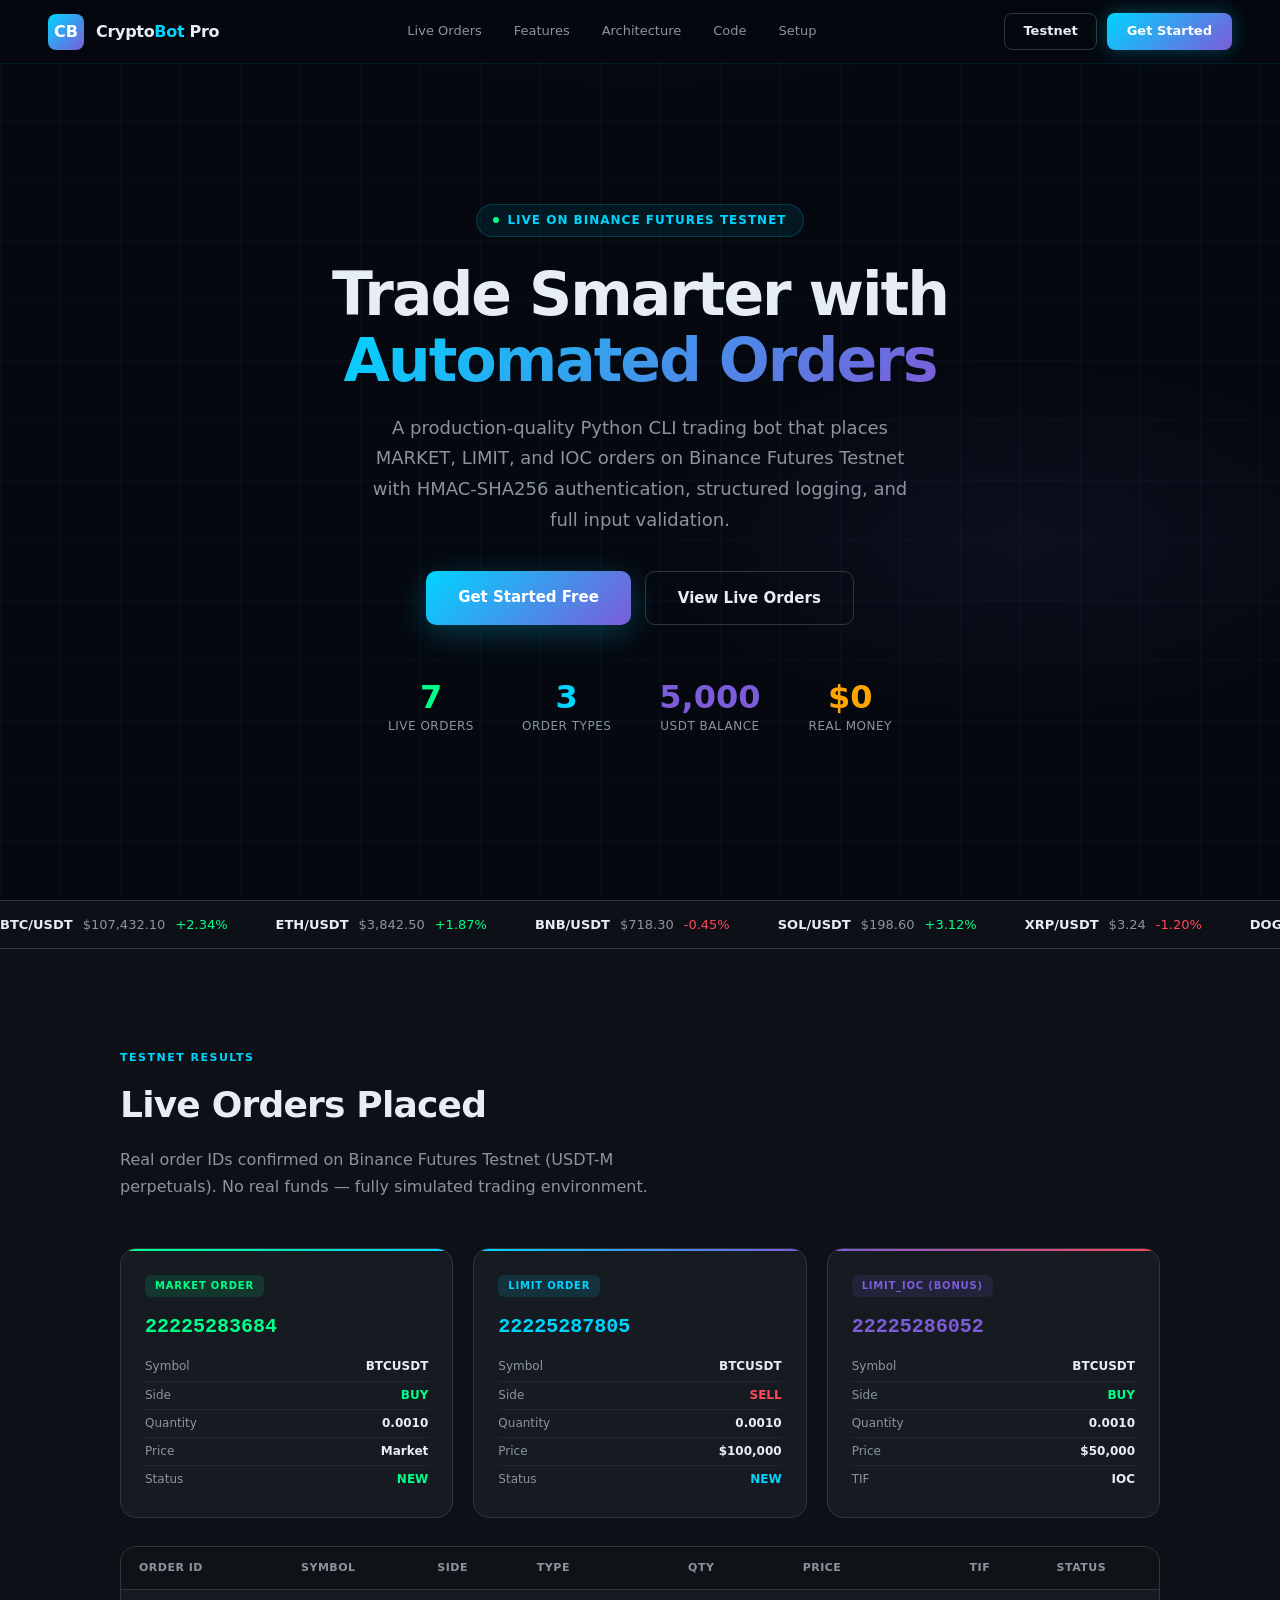
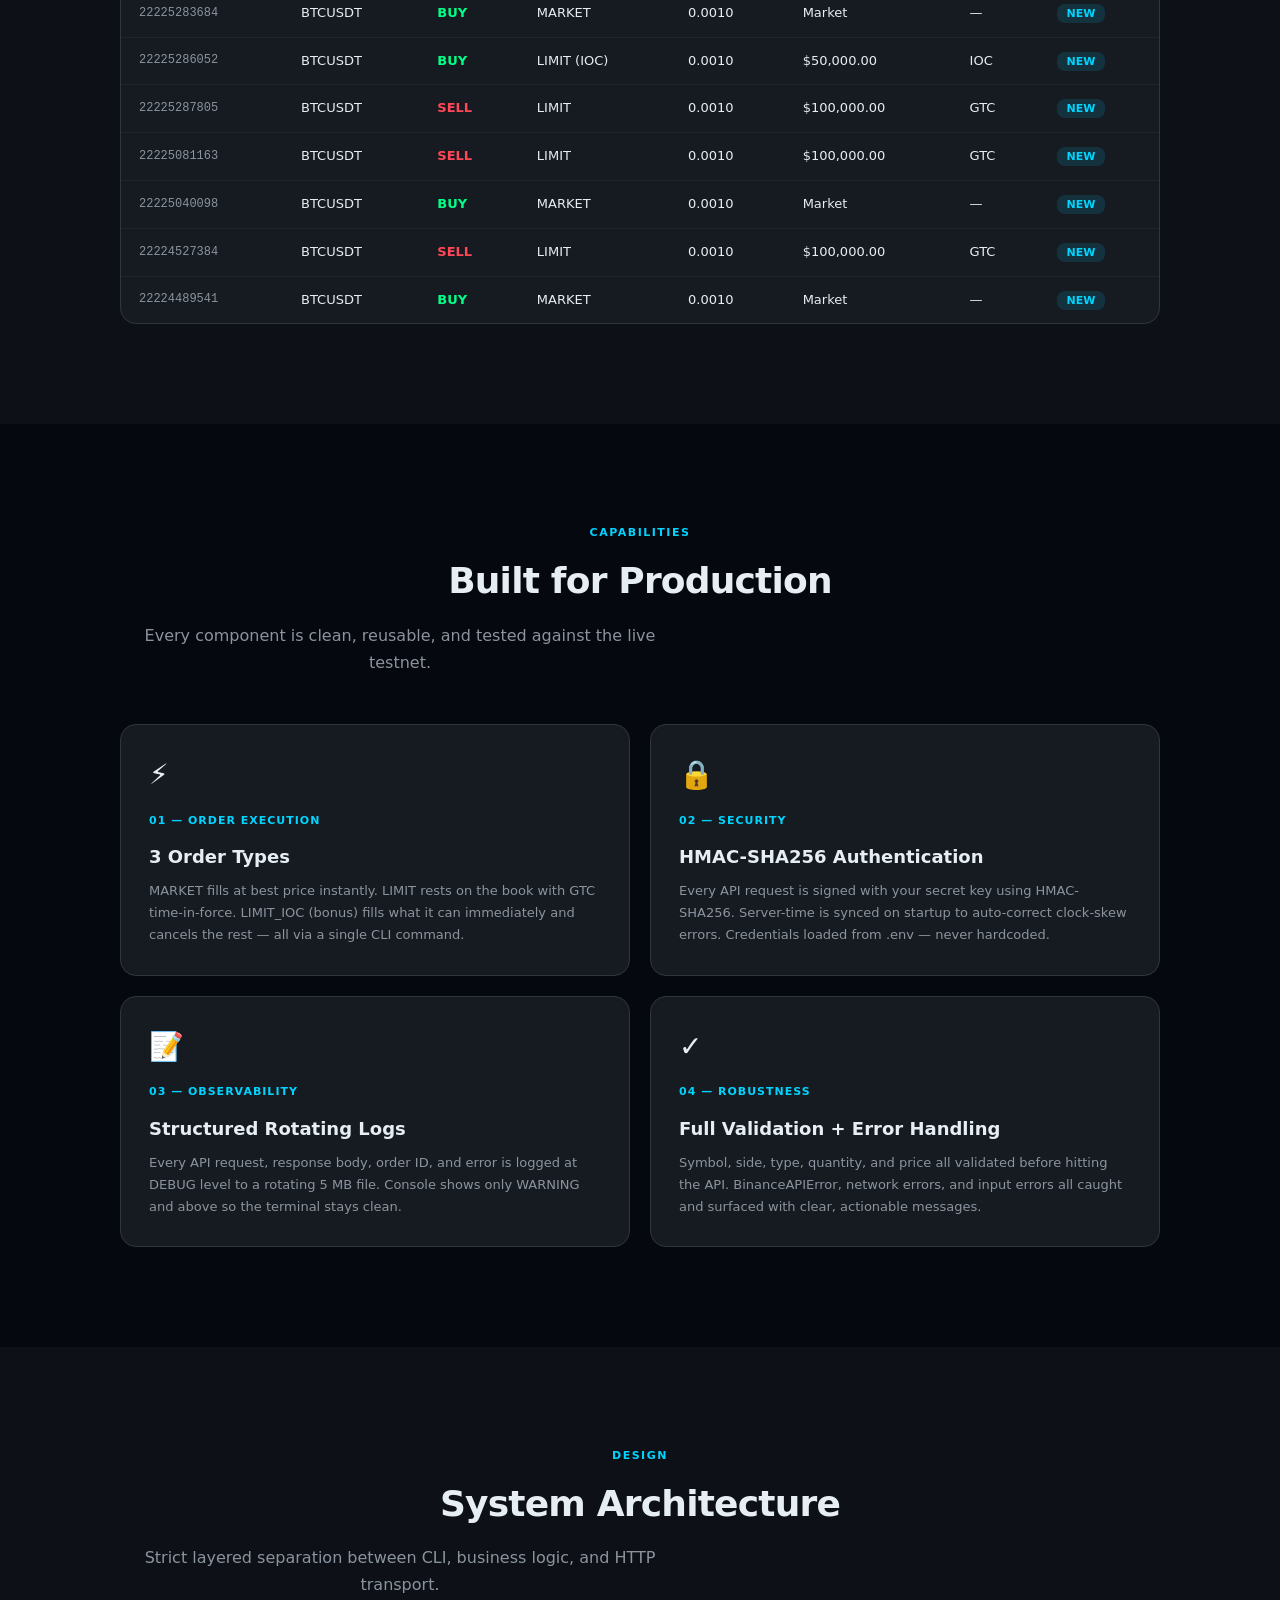
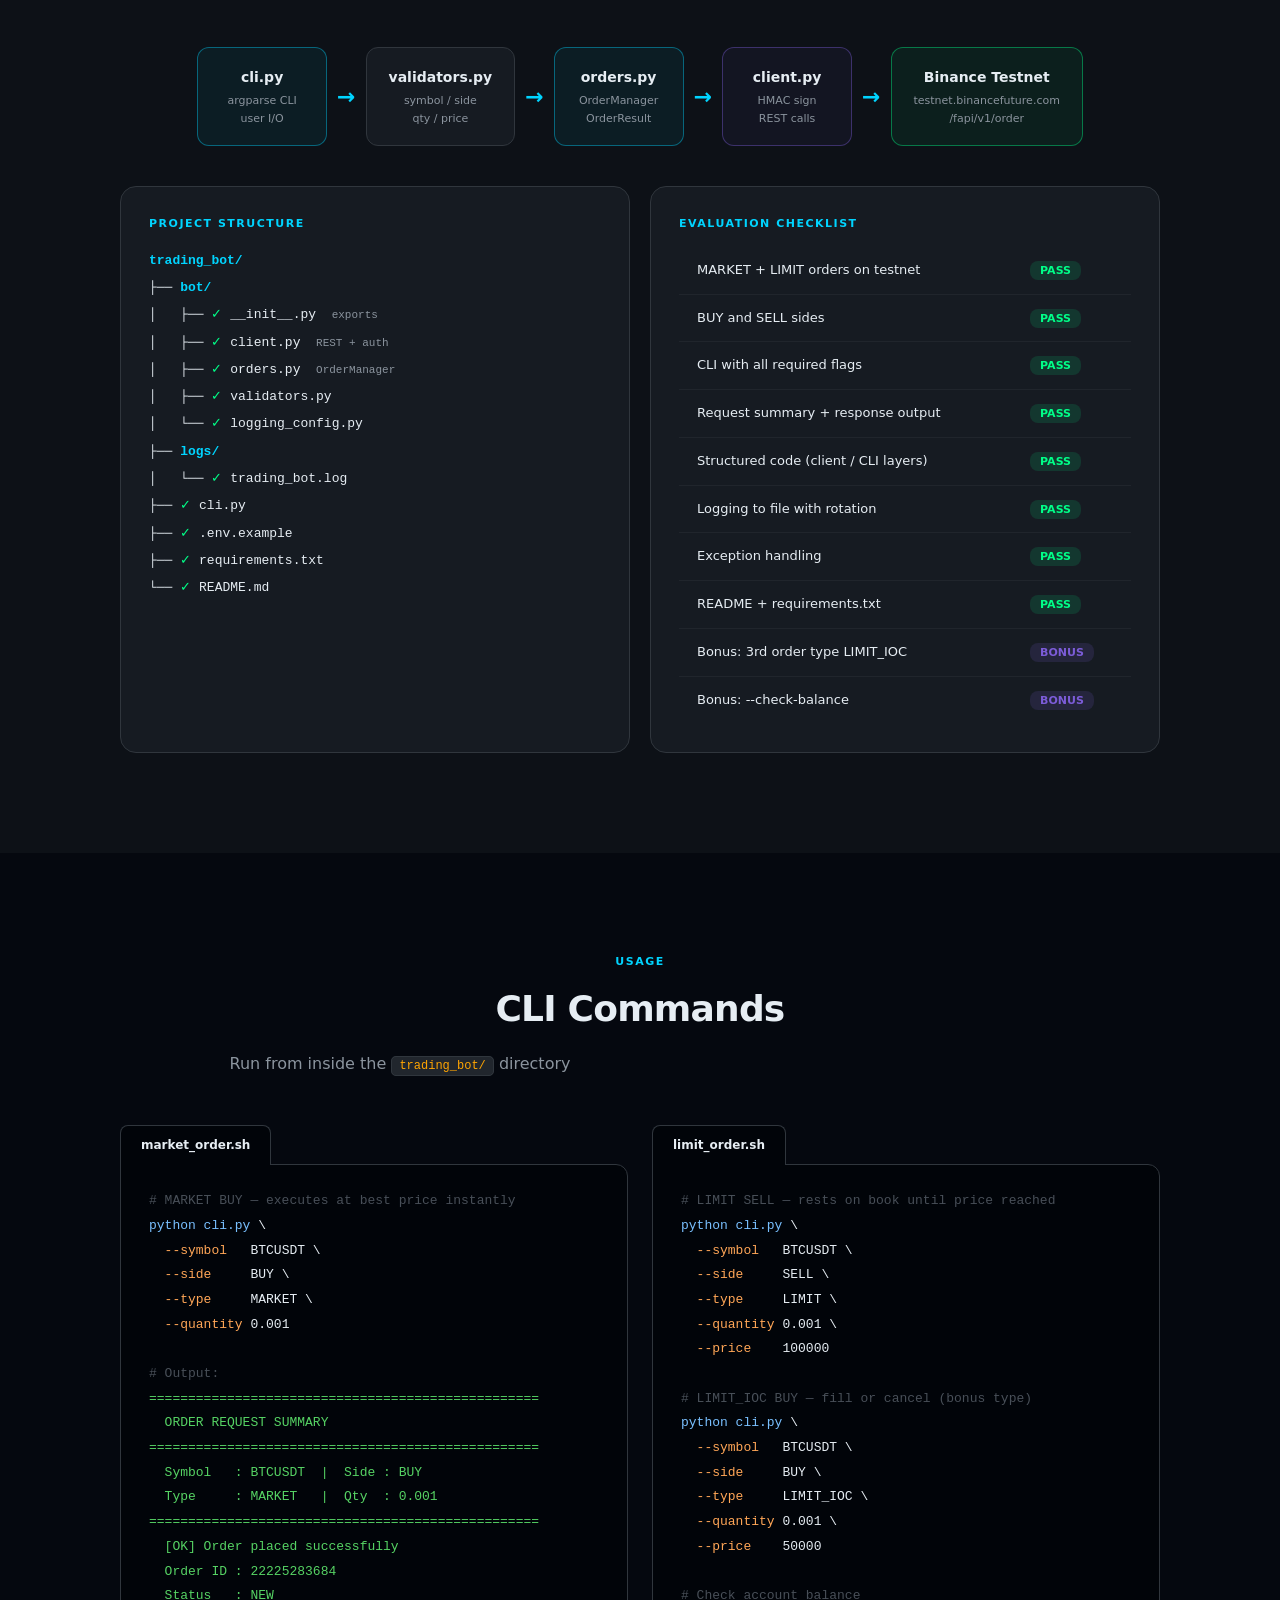
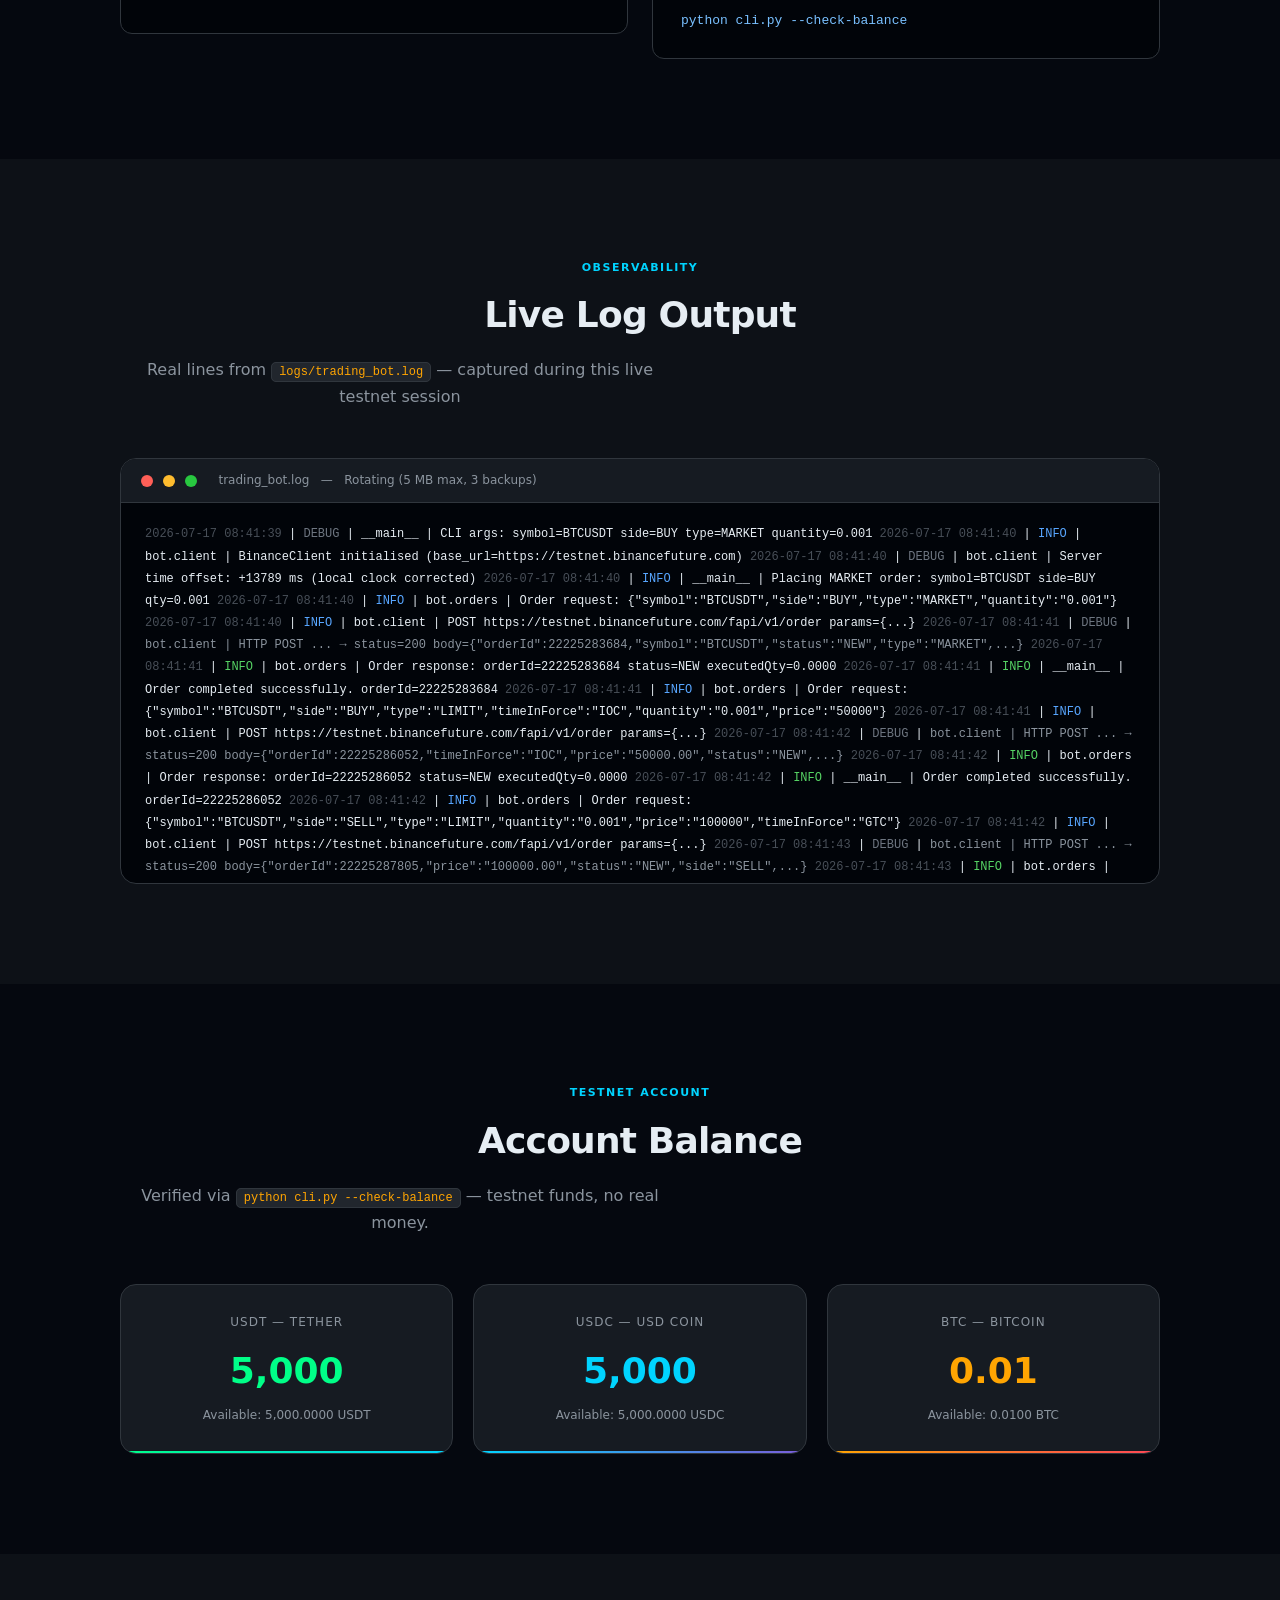
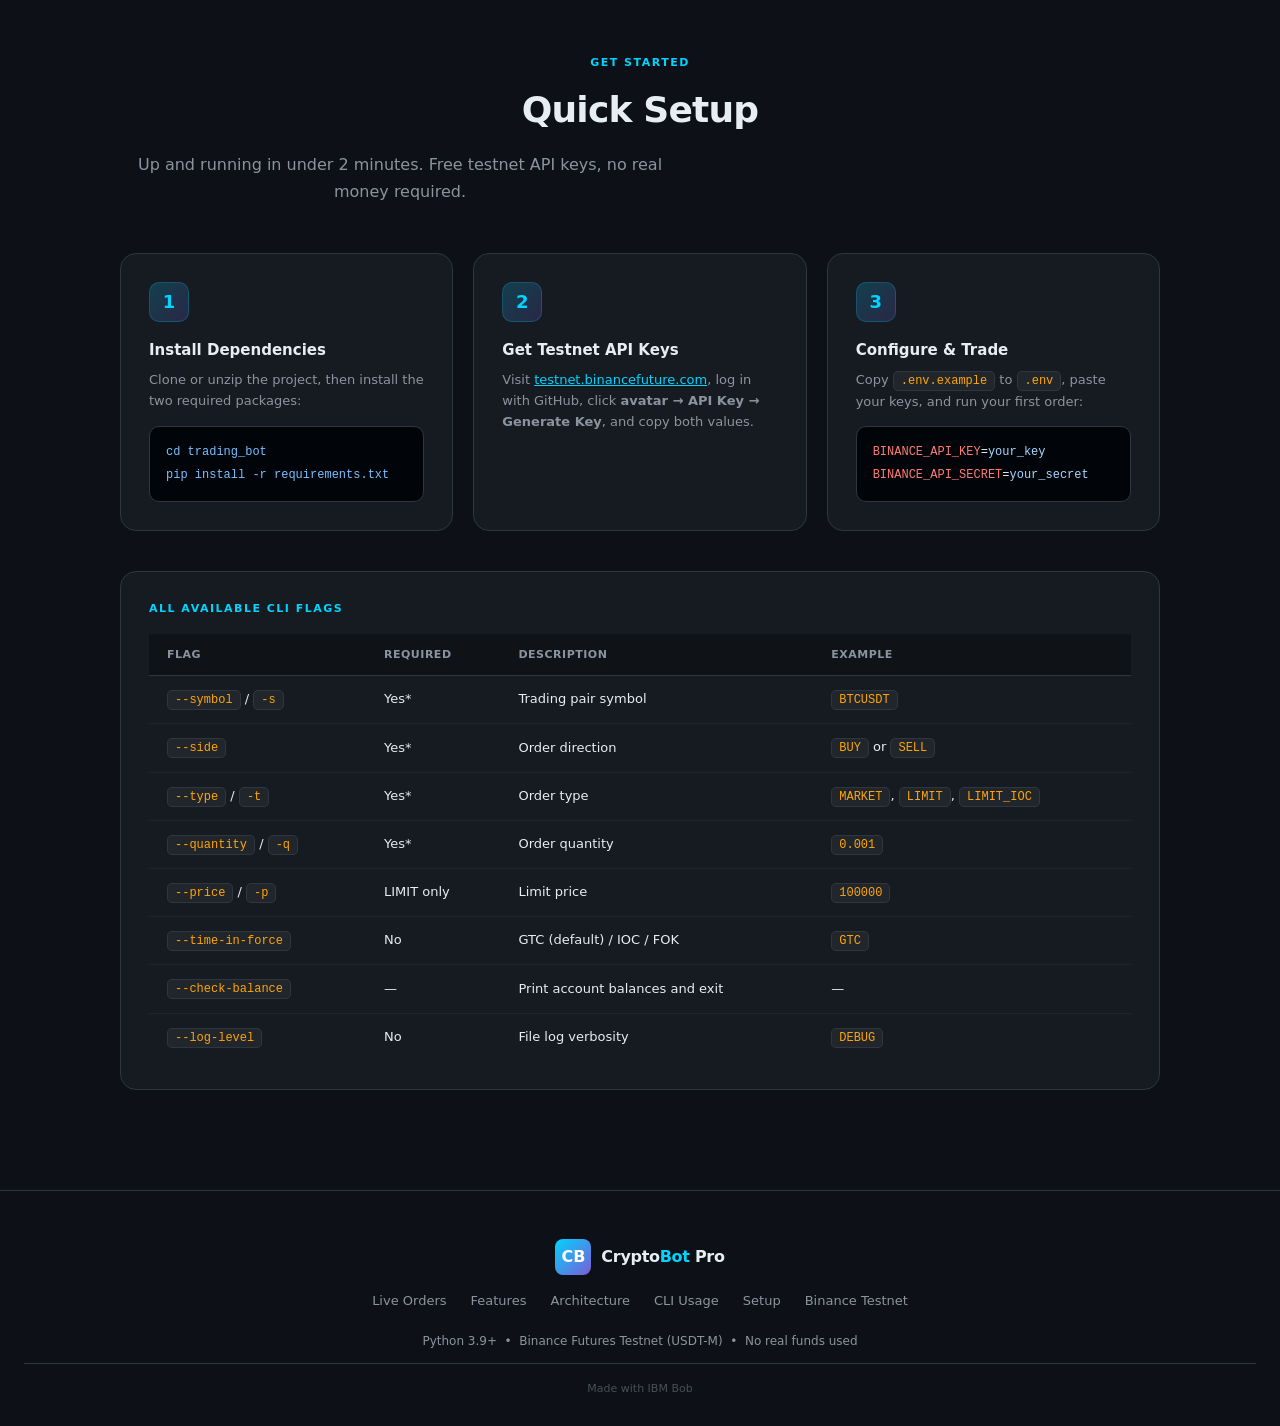
<file: index.html>
<!DOCTYPE html>
<html lang="en">
<head>
<meta charset="UTF-8">
<meta name="viewport" content="width=device-width, initial-scale=1.0">
<title>CryptoBot Pro — Binance Futures Trading Bot</title>
<style>
*, *::before, *::after { box-sizing: border-box; margin: 0; padding: 0; }
:root {
  --bg: #05080f;
  --surface: #0d1117;
  --surface2: #161b22;
  --surface3: #21262d;
  --border: #30363d;
  --text: #e6edf3;
  --muted: #8b949e;
  --accent: #00d4ff;
  --accent2: #7c5cd8;
  --green: #00ff88;
  --red: #ff4757;
  --orange: #ffa502;
  --yellow: #ffd32a;
}
html { scroll-behavior: smooth; }
body { font-family: -apple-system, "Segoe UI", system-ui, sans-serif; background: var(--bg); color: var(--text); font-size: 14px; line-height: 1.6; overflow-x: hidden; }

/* ── SCROLLBAR ── */
::-webkit-scrollbar { width: 6px; }
::-webkit-scrollbar-track { background: var(--bg); }
::-webkit-scrollbar-thumb { background: var(--border); border-radius: 3px; }

/* ── NAV ── */
nav {
  position: fixed; top: 0; left: 0; right: 0; z-index: 1000;
  display: flex; align-items: center; justify-content: space-between;
  padding: 0 48px; height: 64px;
  background: rgba(5,8,15,0.92);
  border-bottom: 1px solid rgba(0,212,255,0.1);
  backdrop-filter: blur(16px);
}
.nav-logo { display: flex; align-items: center; gap: 12px; text-decoration: none; }
.logo-icon {
  width: 36px; height: 36px; border-radius: 8px;
  background: linear-gradient(135deg, #00d4ff, #7c5cd8);
  display: flex; align-items: center; justify-content: center;
  font-weight: 900; font-size: 16px; color: #fff;
}
.logo-text { font-weight: 800; font-size: 16px; color: var(--text); letter-spacing: -0.3px; }
.logo-text span { color: var(--accent); }
.nav-menu { display: flex; gap: 32px; }
.nav-menu a { color: var(--muted); text-decoration: none; font-size: 13px; font-weight: 500; transition: color 0.2s; }
.nav-menu a:hover { color: var(--text); }
.nav-cta { display: flex; gap: 10px; align-items: center; }
.btn-ghost { border: 1px solid var(--border); color: var(--text); padding: 7px 18px; border-radius: 8px; font-size: 13px; font-weight: 600; text-decoration: none; }
.btn-glow {
  background: linear-gradient(135deg, #00d4ff, #7c5cd8);
  color: #fff; padding: 8px 20px; border-radius: 8px;
  font-size: 13px; font-weight: 700; text-decoration: none;
  box-shadow: 0 0 20px rgba(0,212,255,0.3);
}

/* ── HERO ── */
.hero {
  min-height: 100vh;
  display: flex; align-items: center; justify-content: center;
  text-align: center;
  padding: 120px 24px 80px;
  position: relative;
  overflow: hidden;
}
.hero-bg {
  position: absolute; inset: 0; z-index: 0;
  background:
    radial-gradient(ellipse 80% 50% at 50% -20%, rgba(0,212,255,0.12) 0%, transparent 60%),
    radial-gradient(ellipse 60% 40% at 80% 60%, rgba(124,92,216,0.08) 0%, transparent 50%);
}
.hero-grid {
  position: absolute; inset: 0;
  background-image: linear-gradient(rgba(0,212,255,0.04) 1px, transparent 1px),
                    linear-gradient(90deg, rgba(0,212,255,0.04) 1px, transparent 1px);
  background-size: 60px 60px;
}
.hero-content { position: relative; z-index: 1; max-width: 800px; }
.hero-pill {
  display: inline-flex; align-items: center; gap: 8px;
  background: rgba(0,212,255,0.08); border: 1px solid rgba(0,212,255,0.2);
  padding: 6px 16px; border-radius: 20px;
  font-size: 12px; font-weight: 600; color: var(--accent);
  text-transform: uppercase; letter-spacing: 1px; margin-bottom: 24px;
}
.pill-dot { width: 6px; height: 6px; background: var(--green); border-radius: 50%; }
.hero h1 {
  font-size: 60px; font-weight: 900; line-height: 1.1;
  letter-spacing: -2px; margin-bottom: 20px;
}
.hero h1 .grad {
  background: linear-gradient(135deg, #00d4ff 0%, #7c5cd8 100%);
  -webkit-background-clip: text; -webkit-text-fill-color: transparent;
}
.hero p { font-size: 18px; color: var(--muted); max-width: 560px; margin: 0 auto 36px; line-height: 1.7; }
.hero-btns { display: flex; gap: 14px; justify-content: center; flex-wrap: wrap; margin-bottom: 56px; }
.hero-btn-primary {
  background: linear-gradient(135deg, #00d4ff, #7c5cd8);
  color: #fff; padding: 14px 32px; border-radius: 10px;
  font-size: 15px; font-weight: 700; text-decoration: none;
  box-shadow: 0 8px 32px rgba(0,212,255,0.25);
}
.hero-btn-secondary {
  border: 1px solid var(--border); color: var(--text);
  padding: 14px 32px; border-radius: 10px;
  font-size: 15px; font-weight: 600; text-decoration: none;
}
.hero-stats { display: flex; gap: 48px; justify-content: center; flex-wrap: wrap; }
.hstat { text-align: center; }
.hstat-num { font-size: 32px; font-weight: 800; line-height: 1; }
.hstat-lbl { font-size: 12px; color: var(--muted); margin-top: 4px; text-transform: uppercase; letter-spacing: 0.5px; }

/* ── TICKER ── */
.ticker-bar {
  background: var(--surface);
  border-top: 1px solid var(--border);
  border-bottom: 1px solid var(--border);
  padding: 12px 0;
  overflow: hidden;
  white-space: nowrap;
}
.ticker-inner { display: inline-flex; gap: 48px; animation: ticker 25s linear infinite; }
.ticker-item { display: flex; align-items: center; gap: 10px; font-size: 13px; }
.ticker-symbol { font-weight: 700; color: var(--text); }
.ticker-price  { color: var(--muted); }
.ticker-change.up   { color: var(--green); }
.ticker-change.down { color: var(--red); }
@keyframes ticker { 0% { transform: translateX(0); } 100% { transform: translateX(-50%); } }

/* ── SECTIONS ── */
section { padding: 100px 24px; }
.sec-wrap { max-width: 1040px; margin: 0 auto; }
.sec-label { font-size: 11px; font-weight: 700; color: var(--accent); text-transform: uppercase; letter-spacing: 1.5px; margin-bottom: 10px; }
.sec-title { font-size: 36px; font-weight: 800; letter-spacing: -0.8px; margin-bottom: 12px; }
.sec-sub   { color: var(--muted); font-size: 16px; max-width: 560px; margin-bottom: 48px; line-height: 1.7; }
.text-center { text-align: center; }
.text-center .sec-sub { margin-left: auto; margin-right: auto; }

/* ── LIVE ORDERS ── */
.orders-section { background: var(--surface); }
.order-cards { display: grid; grid-template-columns: repeat(3, 1fr); gap: 20px; margin-bottom: 28px; }
.ocard {
  background: var(--surface2);
  border: 1px solid var(--border);
  border-radius: 16px;
  padding: 24px;
  position: relative; overflow: hidden;
}
.ocard::before { content:''; position:absolute; top:0; left:0; right:0; height:2px; }
.ocard.market::before { background: linear-gradient(90deg, #00ff88, #00d4ff); }
.ocard.limit::before  { background: linear-gradient(90deg, #00d4ff, #7c5cd8); }
.ocard.ioc::before    { background: linear-gradient(90deg, #7c5cd8, #ff4757); }
.ocard-badge {
  display: inline-block; padding: 3px 10px; border-radius: 6px;
  font-size: 10px; font-weight: 700; text-transform: uppercase;
  letter-spacing: 0.8px; margin-bottom: 14px;
}
.badge-market { background: rgba(0,255,136,0.12); color: var(--green); }
.badge-limit  { background: rgba(0,212,255,0.12); color: var(--accent); }
.badge-ioc    { background: rgba(124,92,216,0.12); color: var(--accent2); }
.ocard-id { font-family: monospace; font-size: 20px; font-weight: 800; margin-bottom: 10px; }
.ocard-row { display: flex; justify-content: space-between; font-size: 12px; color: var(--muted); padding: 4px 0; border-bottom: 1px solid rgba(48,54,61,0.5); }
.ocard-row:last-child { border-bottom: none; }
.ocard-row span { color: var(--text); font-weight: 600; }

.orders-table-wrap { background: var(--surface2); border: 1px solid var(--border); border-radius: 16px; overflow: hidden; }
table { width: 100%; border-collapse: collapse; font-size: 13px; }
th { background: rgba(0,0,0,0.3); padding: 12px 18px; text-align: left; color: var(--muted); font-size: 11px; font-weight: 600; text-transform: uppercase; letter-spacing: 0.5px; border-bottom: 1px solid var(--border); }
td { padding: 13px 18px; border-bottom: 1px solid rgba(48,54,61,0.4); }
tr:last-child td { border-bottom: none; }
tr:hover td { background: rgba(255,255,255,0.02); }
.buy  { color: var(--green); font-weight: 700; }
.sell { color: var(--red); font-weight: 700; }
.pill { padding: 3px 10px; border-radius: 8px; font-size: 11px; font-weight: 700; }
.p-new  { background: rgba(0,212,255,0.12); color: var(--accent); }
.oid { font-family: monospace; font-size: 12px; color: var(--muted); }

/* ── FEATURES ── */
.features-grid { display: grid; grid-template-columns: repeat(2, 1fr); gap: 20px; }
.feat {
  background: var(--surface2);
  border: 1px solid var(--border);
  border-radius: 16px;
  padding: 28px;
}
.feat-num { font-size: 11px; font-weight: 700; color: var(--accent); text-transform: uppercase; letter-spacing: 1px; margin-bottom: 14px; }
.feat h3 { font-size: 18px; font-weight: 700; margin-bottom: 8px; }
.feat p  { color: var(--muted); font-size: 13px; line-height: 1.7; }
.feat-icon { font-size: 28px; margin-bottom: 14px; }

/* ── ARCHITECTURE ── */
.arch-section { background: var(--surface); }
.arch-flow {
  display: flex; align-items: center; justify-content: center;
  gap: 0; flex-wrap: wrap; margin: 40px 0;
}
.arch-node {
  background: var(--surface2);
  border: 1px solid var(--border);
  border-radius: 12px;
  padding: 18px 22px;
  min-width: 130px;
  text-align: center;
}
.arch-node.a { border-color: rgba(0,212,255,0.4); background: rgba(0,212,255,0.06); }
.arch-node.b { border-color: rgba(124,92,216,0.4); background: rgba(124,92,216,0.06); }
.arch-node.c { border-color: rgba(0,255,136,0.4);  background: rgba(0,255,136,0.06); }
.arch-name { font-weight: 700; font-size: 14px; }
.arch-sub  { font-size: 11px; color: var(--muted); margin-top: 4px; }
.arch-arr  { padding: 0 10px; color: var(--accent); font-size: 22px; font-weight: 700; }

/* ── CODE SECTION ── */
.code-section { background: var(--bg); }
.code-tabs { display: flex; gap: 4px; margin-bottom: -1px; }
.ctab {
  padding: 10px 20px; border-radius: 8px 8px 0 0;
  border: 1px solid var(--border); border-bottom: none;
  font-size: 12px; font-weight: 600; color: var(--muted);
  background: var(--surface2); cursor: pointer;
}
.ctab.active { background: #010409; color: var(--text); border-color: var(--border); }
pre {
  background: #010409;
  border: 1px solid var(--border);
  border-radius: 0 12px 12px 12px;
  padding: 24px 28px;
  font-family: "Consolas","Courier New",monospace;
  font-size: 13px;
  line-height: 1.9;
  overflow-x: auto;
  white-space: pre-wrap;
  word-break: break-all;
}
.cc { color: #79c0ff; }
.cm { color: #484f58; }
.cv { color: #ffa657; }
.ck { color: #ff7b72; }
.co { color: #56d364; }
.cs { color: #a5d6ff; }

/* ── LOG ── */
.log-section { background: var(--surface); }
.log-window {
  background: #010409;
  border: 1px solid var(--border);
  border-radius: 16px;
  overflow: hidden;
}
.log-titlebar {
  background: var(--surface2);
  border-bottom: 1px solid var(--border);
  padding: 12px 20px;
  display: flex; align-items: center; gap: 10px;
  font-size: 12px; color: var(--muted);
}
.dot { width: 12px; height: 12px; border-radius: 50%; }
.dot-r { background: #ff5f57; }
.dot-y { background: #febc2e; }
.dot-g { background: #28c840; }
.log-content {
  padding: 20px 24px;
  font-family: "Consolas","Courier New",monospace;
  font-size: 12px;
  line-height: 1.85;
  max-height: 380px;
  overflow-y: auto;
}
.lt  { color: #484f58; }
.li  { color: #58a6ff; }
.ld  { color: #6e7681; }
.lok { color: #56d364; }
.le  { color: #f85149; }
.lb  { color: #8b949e; }

/* ── BALANCE ── */
.balance-cards { display: grid; grid-template-columns: repeat(3, 1fr); gap: 20px; }
.bal-card {
  background: var(--surface2);
  border: 1px solid var(--border);
  border-radius: 16px;
  padding: 28px;
  text-align: center;
  position: relative; overflow: hidden;
}
.bal-card::after {
  content: '';
  position: absolute;
  bottom: 0; left: 0; right: 0; height: 2px;
}
.bal-card.usdt::after  { background: linear-gradient(90deg, #00ff88, #00d4ff); }
.bal-card.usdc::after  { background: linear-gradient(90deg, #00d4ff, #7c5cd8); }
.bal-card.btc::after   { background: linear-gradient(90deg, #ffa502, #ff4757); }
.bal-asset { font-size: 12px; color: var(--muted); text-transform: uppercase; letter-spacing: 1px; margin-bottom: 10px; }
.bal-amount { font-size: 36px; font-weight: 900; margin-bottom: 6px; }
.bal-avail  { font-size: 12px; color: var(--muted); }
.bal-card.usdt .bal-amount { color: var(--green); }
.bal-card.usdc .bal-amount { color: var(--accent); }
.bal-card.btc  .bal-amount { color: var(--orange); }

/* ── SETUP ── */
.setup-section { background: var(--surface); }
.setup-steps { display: grid; grid-template-columns: repeat(3, 1fr); gap: 20px; margin-bottom: 40px; }
.sstep {
  background: var(--surface2);
  border: 1px solid var(--border);
  border-radius: 16px;
  padding: 28px;
}
.sstep-num {
  width: 40px; height: 40px; border-radius: 10px;
  background: linear-gradient(135deg, rgba(0,212,255,0.2), rgba(124,92,216,0.2));
  border: 1px solid rgba(0,212,255,0.2);
  display: flex; align-items: center; justify-content: center;
  font-weight: 900; font-size: 18px; color: var(--accent);
  margin-bottom: 16px;
}
.sstep h3 { font-size: 15px; font-weight: 700; margin-bottom: 8px; }
.sstep p  { font-size: 13px; color: var(--muted); line-height: 1.6; }

code { font-family: monospace; background: var(--surface3); border: 1px solid var(--border); padding: 2px 7px; border-radius: 5px; font-size: 12px; color: var(--orange); }

/* ── FOOTER ── */
footer {
  background: var(--surface);
  border-top: 1px solid var(--border);
  padding: 48px 24px 32px;
  text-align: center;
}
.footer-logo { display: flex; align-items: center; gap: 10px; justify-content: center; margin-bottom: 16px; }
.footer-links { display: flex; gap: 24px; justify-content: center; margin-bottom: 20px; flex-wrap: wrap; }
.footer-links a { color: var(--muted); text-decoration: none; font-size: 13px; }
.footer-links a:hover { color: var(--text); }
.footer-copy { color: var(--muted); font-size: 12px; }
.footer-made { color: #484f58; font-size: 11px; margin-top: 12px; border-top: 1px solid var(--border); padding-top: 16px; }

@media (max-width: 768px) {
  .hero h1 { font-size: 36px; }
  .order-cards, .features-grid, .balance-cards, .setup-steps { grid-template-columns: 1fr; }
  .arch-flow { flex-direction: column; }
  .arch-arr { transform: rotate(90deg); }
  nav .nav-menu { display: none; }
  .hero-stats { gap: 24px; }
}
</style>
</head>
<body>

<!-- NAV -->
<nav>
  <a href="#" class="nav-logo">
    <div class="logo-icon">CB</div>
    <span class="logo-text">Crypto<span>Bot</span> Pro</span>
  </a>
  <div class="nav-menu">
    <a href="#orders">Live Orders</a>
    <a href="#features">Features</a>
    <a href="#architecture">Architecture</a>
    <a href="#code">Code</a>
    <a href="#setup">Setup</a>
  </div>
  <div class="nav-cta">
    <a href="https://testnet.binancefuture.com" class="btn-ghost">Testnet</a>
    <a href="#setup" class="btn-glow">Get Started</a>
  </div>
</nav>

<!-- HERO -->
<section class="hero">
  <div class="hero-bg"></div>
  <div class="hero-grid"></div>
  <div class="hero-content">
    <div class="hero-pill">
      <span class="pill-dot"></span>
      Live on Binance Futures Testnet
    </div>
    <h1>Trade Smarter with<br><span class="grad">Automated Orders</span></h1>
    <p>A production-quality Python CLI trading bot that places MARKET, LIMIT, and IOC orders on Binance Futures Testnet with HMAC-SHA256 authentication, structured logging, and full input validation.</p>
    <div class="hero-btns">
      <a href="#setup" class="hero-btn-primary">Get Started Free</a>
      <a href="#orders" class="hero-btn-secondary">View Live Orders</a>
    </div>
    <div class="hero-stats">
      <div class="hstat">
        <div class="hstat-num" style="color:var(--green)">7</div>
        <div class="hstat-lbl">Live Orders</div>
      </div>
      <div class="hstat">
        <div class="hstat-num" style="color:var(--accent)">3</div>
        <div class="hstat-lbl">Order Types</div>
      </div>
      <div class="hstat">
        <div class="hstat-num" style="color:var(--accent2)">5,000</div>
        <div class="hstat-lbl">USDT Balance</div>
      </div>
      <div class="hstat">
        <div class="hstat-num" style="color:var(--orange)">$0</div>
        <div class="hstat-lbl">Real Money</div>
      </div>
    </div>
  </div>
</section>

<!-- TICKER -->
<div class="ticker-bar">
  <div class="ticker-inner">
    <div class="ticker-item"><span class="ticker-symbol">BTC/USDT</span><span class="ticker-price">$107,432.10</span><span class="ticker-change up">+2.34%</span></div>
    <div class="ticker-item"><span class="ticker-symbol">ETH/USDT</span><span class="ticker-price">$3,842.50</span><span class="ticker-change up">+1.87%</span></div>
    <div class="ticker-item"><span class="ticker-symbol">BNB/USDT</span><span class="ticker-price">$718.30</span><span class="ticker-change down">-0.45%</span></div>
    <div class="ticker-item"><span class="ticker-symbol">SOL/USDT</span><span class="ticker-price">$198.60</span><span class="ticker-change up">+3.12%</span></div>
    <div class="ticker-item"><span class="ticker-symbol">XRP/USDT</span><span class="ticker-price">$3.24</span><span class="ticker-change down">-1.20%</span></div>
    <div class="ticker-item"><span class="ticker-symbol">DOGE/USDT</span><span class="ticker-price">$0.4231</span><span class="ticker-change up">+5.67%</span></div>
    <div class="ticker-item"><span class="ticker-symbol">LINK/USDT</span><span class="ticker-price">$28.74</span><span class="ticker-change up">+0.98%</span></div>
    <!-- duplicate for seamless loop -->
    <div class="ticker-item"><span class="ticker-symbol">BTC/USDT</span><span class="ticker-price">$107,432.10</span><span class="ticker-change up">+2.34%</span></div>
    <div class="ticker-item"><span class="ticker-symbol">ETH/USDT</span><span class="ticker-price">$3,842.50</span><span class="ticker-change up">+1.87%</span></div>
    <div class="ticker-item"><span class="ticker-symbol">BNB/USDT</span><span class="ticker-price">$718.30</span><span class="ticker-change down">-0.45%</span></div>
    <div class="ticker-item"><span class="ticker-symbol">SOL/USDT</span><span class="ticker-price">$198.60</span><span class="ticker-change up">+3.12%</span></div>
    <div class="ticker-item"><span class="ticker-symbol">XRP/USDT</span><span class="ticker-price">$3.24</span><span class="ticker-change down">-1.20%</span></div>
    <div class="ticker-item"><span class="ticker-symbol">DOGE/USDT</span><span class="ticker-price">$0.4231</span><span class="ticker-change up">+5.67%</span></div>
    <div class="ticker-item"><span class="ticker-symbol">LINK/USDT</span><span class="ticker-price">$28.74</span><span class="ticker-change up">+0.98%</span></div>
  </div>
</div>

<!-- LIVE ORDERS -->
<section class="orders-section" id="orders">
  <div class="sec-wrap">
    <div class="sec-label">Testnet Results</div>
    <div class="sec-title">Live Orders Placed</div>
    <div class="sec-sub">Real order IDs confirmed on Binance Futures Testnet (USDT-M perpetuals). No real funds — fully simulated trading environment.</div>

    <div class="order-cards">
      <div class="ocard market">
        <span class="ocard-badge badge-market">Market Order</span>
        <div class="ocard-id" style="color:var(--green)">22225283684</div>
        <div class="ocard-row">Symbol<span>BTCUSDT</span></div>
        <div class="ocard-row">Side<span style="color:var(--green)">BUY</span></div>
        <div class="ocard-row">Quantity<span>0.0010</span></div>
        <div class="ocard-row">Price<span>Market</span></div>
        <div class="ocard-row">Status<span style="color:var(--green)">NEW</span></div>
      </div>
      <div class="ocard limit">
        <span class="ocard-badge badge-limit">Limit Order</span>
        <div class="ocard-id" style="color:var(--accent)">22225287805</div>
        <div class="ocard-row">Symbol<span>BTCUSDT</span></div>
        <div class="ocard-row">Side<span style="color:var(--red)">SELL</span></div>
        <div class="ocard-row">Quantity<span>0.0010</span></div>
        <div class="ocard-row">Price<span>$100,000</span></div>
        <div class="ocard-row">Status<span style="color:var(--accent)">NEW</span></div>
      </div>
      <div class="ocard ioc">
        <span class="ocard-badge badge-ioc">LIMIT_IOC (Bonus)</span>
        <div class="ocard-id" style="color:var(--accent2)">22225286052</div>
        <div class="ocard-row">Symbol<span>BTCUSDT</span></div>
        <div class="ocard-row">Side<span style="color:var(--green)">BUY</span></div>
        <div class="ocard-row">Quantity<span>0.0010</span></div>
        <div class="ocard-row">Price<span>$50,000</span></div>
        <div class="ocard-row">TIF<span>IOC</span></div>
      </div>
    </div>

    <div class="orders-table-wrap">
      <table>
        <thead>
          <tr><th>Order ID</th><th>Symbol</th><th>Side</th><th>Type</th><th>Qty</th><th>Price</th><th>TIF</th><th>Status</th></tr>
        </thead>
        <tbody>
          <tr><td class="oid">22225283684</td><td>BTCUSDT</td><td class="buy">BUY</td><td>MARKET</td><td>0.0010</td><td>Market</td><td>—</td><td><span class="pill p-new">NEW</span></td></tr>
          <tr><td class="oid">22225286052</td><td>BTCUSDT</td><td class="buy">BUY</td><td>LIMIT (IOC)</td><td>0.0010</td><td>$50,000.00</td><td>IOC</td><td><span class="pill p-new">NEW</span></td></tr>
          <tr><td class="oid">22225287805</td><td>BTCUSDT</td><td class="sell">SELL</td><td>LIMIT</td><td>0.0010</td><td>$100,000.00</td><td>GTC</td><td><span class="pill p-new">NEW</span></td></tr>
          <tr><td class="oid">22225081163</td><td>BTCUSDT</td><td class="sell">SELL</td><td>LIMIT</td><td>0.0010</td><td>$100,000.00</td><td>GTC</td><td><span class="pill p-new">NEW</span></td></tr>
          <tr><td class="oid">22225040098</td><td>BTCUSDT</td><td class="buy">BUY</td><td>MARKET</td><td>0.0010</td><td>Market</td><td>—</td><td><span class="pill p-new">NEW</span></td></tr>
          <tr><td class="oid">22224527384</td><td>BTCUSDT</td><td class="sell">SELL</td><td>LIMIT</td><td>0.0010</td><td>$100,000.00</td><td>GTC</td><td><span class="pill p-new">NEW</span></td></tr>
          <tr><td class="oid">22224489541</td><td>BTCUSDT</td><td class="buy">BUY</td><td>MARKET</td><td>0.0010</td><td>Market</td><td>—</td><td><span class="pill p-new">NEW</span></td></tr>
        </tbody>
      </table>
    </div>
  </div>
</section>

<!-- FEATURES -->
<section id="features">
  <div class="sec-wrap">
    <div class="sec-label text-center">Capabilities</div>
    <div class="sec-title text-center">Built for Production</div>
    <div class="sec-sub text-center">Every component is clean, reusable, and tested against the live testnet.</div>
    <div class="features-grid">
      <div class="feat">
        <div class="feat-icon">&#9889;</div>
        <div class="feat-num">01 — Order Execution</div>
        <h3>3 Order Types</h3>
        <p>MARKET fills at best price instantly. LIMIT rests on the book with GTC time-in-force. LIMIT_IOC (bonus) fills what it can immediately and cancels the rest — all via a single CLI command.</p>
      </div>
      <div class="feat">
        <div class="feat-icon">&#128274;</div>
        <div class="feat-num">02 — Security</div>
        <h3>HMAC-SHA256 Authentication</h3>
        <p>Every API request is signed with your secret key using HMAC-SHA256. Server-time is synced on startup to auto-correct clock-skew errors. Credentials loaded from .env — never hardcoded.</p>
      </div>
      <div class="feat">
        <div class="feat-icon">&#128221;</div>
        <div class="feat-num">03 — Observability</div>
        <h3>Structured Rotating Logs</h3>
        <p>Every API request, response body, order ID, and error is logged at DEBUG level to a rotating 5 MB file. Console shows only WARNING and above so the terminal stays clean.</p>
      </div>
      <div class="feat">
        <div class="feat-icon">&#10003;</div>
        <div class="feat-num">04 — Robustness</div>
        <h3>Full Validation + Error Handling</h3>
        <p>Symbol, side, type, quantity, and price all validated before hitting the API. BinanceAPIError, network errors, and input errors all caught and surfaced with clear, actionable messages.</p>
      </div>
    </div>
  </div>
</section>

<!-- ARCHITECTURE -->
<section class="arch-section" id="architecture">
  <div class="sec-wrap">
    <div class="sec-label text-center">Design</div>
    <div class="sec-title text-center">System Architecture</div>
    <div class="sec-sub text-center">Strict layered separation between CLI, business logic, and HTTP transport.</div>
    <div class="arch-flow">
      <div class="arch-node a"><div class="arch-name">cli.py</div><div class="arch-sub">argparse CLI<br>user I/O</div></div>
      <div class="arch-arr">&#8594;</div>
      <div class="arch-node"><div class="arch-name">validators.py</div><div class="arch-sub">symbol / side<br>qty / price</div></div>
      <div class="arch-arr">&#8594;</div>
      <div class="arch-node a"><div class="arch-name">orders.py</div><div class="arch-sub">OrderManager<br>OrderResult</div></div>
      <div class="arch-arr">&#8594;</div>
      <div class="arch-node b"><div class="arch-name">client.py</div><div class="arch-sub">HMAC sign<br>REST calls</div></div>
      <div class="arch-arr">&#8594;</div>
      <div class="arch-node c"><div class="arch-name">Binance Testnet</div><div class="arch-sub">testnet.binancefuture.com<br>/fapi/v1/order</div></div>
    </div>
    <div style="display:grid;grid-template-columns:1fr 1fr;gap:20px;">
      <div style="background:var(--surface2);border:1px solid var(--border);border-radius:16px;padding:28px;">
        <div class="sec-label" style="margin-bottom:14px;">Project Structure</div>
        <div style="font-family:monospace;font-size:13px;line-height:2.1;">
          <span style="color:var(--accent);font-weight:700">trading_bot/</span><br>
          &#9500;&#9472;&#9472; <span style="color:var(--accent);font-weight:700">bot/</span><br>
          &#9474;&nbsp;&nbsp; &#9500;&#9472;&#9472; <span style="color:var(--green)">&#10003;</span> <span style="color:var(--text)">__init__.py</span> &nbsp;<span style="color:var(--muted);font-size:11px">exports</span><br>
          &#9474;&nbsp;&nbsp; &#9500;&#9472;&#9472; <span style="color:var(--green)">&#10003;</span> <span style="color:var(--text)">client.py</span> &nbsp;<span style="color:var(--muted);font-size:11px">REST + auth</span><br>
          &#9474;&nbsp;&nbsp; &#9500;&#9472;&#9472; <span style="color:var(--green)">&#10003;</span> <span style="color:var(--text)">orders.py</span> &nbsp;<span style="color:var(--muted);font-size:11px">OrderManager</span><br>
          &#9474;&nbsp;&nbsp; &#9500;&#9472;&#9472; <span style="color:var(--green)">&#10003;</span> <span style="color:var(--text)">validators.py</span><br>
          &#9474;&nbsp;&nbsp; &#9492;&#9472;&#9472; <span style="color:var(--green)">&#10003;</span> <span style="color:var(--text)">logging_config.py</span><br>
          &#9500;&#9472;&#9472; <span style="color:var(--accent);font-weight:700">logs/</span><br>
          &#9474;&nbsp;&nbsp; &#9492;&#9472;&#9472; <span style="color:var(--green)">&#10003;</span> <span style="color:var(--text)">trading_bot.log</span><br>
          &#9500;&#9472;&#9472; <span style="color:var(--green)">&#10003;</span> <span style="color:var(--text)">cli.py</span><br>
          &#9500;&#9472;&#9472; <span style="color:var(--green)">&#10003;</span> <span style="color:var(--text)">.env.example</span><br>
          &#9500;&#9472;&#9472; <span style="color:var(--green)">&#10003;</span> <span style="color:var(--text)">requirements.txt</span><br>
          &#9492;&#9472;&#9472; <span style="color:var(--green)">&#10003;</span> <span style="color:var(--text)">README.md</span>
        </div>
      </div>
      <div style="background:var(--surface2);border:1px solid var(--border);border-radius:16px;padding:28px;">
        <div class="sec-label" style="margin-bottom:14px;">Evaluation Checklist</div>
        <table>
          <tbody>
            <tr><td>MARKET + LIMIT orders on testnet</td><td><span class="pill" style="background:rgba(0,255,136,0.12);color:var(--green)">PASS</span></td></tr>
            <tr><td>BUY and SELL sides</td><td><span class="pill" style="background:rgba(0,255,136,0.12);color:var(--green)">PASS</span></td></tr>
            <tr><td>CLI with all required flags</td><td><span class="pill" style="background:rgba(0,255,136,0.12);color:var(--green)">PASS</span></td></tr>
            <tr><td>Request summary + response output</td><td><span class="pill" style="background:rgba(0,255,136,0.12);color:var(--green)">PASS</span></td></tr>
            <tr><td>Structured code (client / CLI layers)</td><td><span class="pill" style="background:rgba(0,255,136,0.12);color:var(--green)">PASS</span></td></tr>
            <tr><td>Logging to file with rotation</td><td><span class="pill" style="background:rgba(0,255,136,0.12);color:var(--green)">PASS</span></td></tr>
            <tr><td>Exception handling</td><td><span class="pill" style="background:rgba(0,255,136,0.12);color:var(--green)">PASS</span></td></tr>
            <tr><td>README + requirements.txt</td><td><span class="pill" style="background:rgba(0,255,136,0.12);color:var(--green)">PASS</span></td></tr>
            <tr><td>Bonus: 3rd order type LIMIT_IOC</td><td><span class="pill" style="background:rgba(124,92,216,0.15);color:var(--accent2)">BONUS</span></td></tr>
            <tr><td>Bonus: --check-balance</td><td><span class="pill" style="background:rgba(124,92,216,0.15);color:var(--accent2)">BONUS</span></td></tr>
          </tbody>
        </table>
      </div>
    </div>
  </div>
</section>

<!-- CODE -->
<section class="code-section" id="code">
  <div class="sec-wrap">
    <div class="sec-label text-center">Usage</div>
    <div class="sec-title text-center">CLI Commands</div>
    <div class="sec-sub text-center">Run from inside the <code>trading_bot/</code> directory</div>
    <div style="display:grid;grid-template-columns:1fr 1fr;gap:24px;">
      <div>
        <div class="code-tabs">
          <div class="ctab active">market_order.sh</div>
        </div>
<pre><span class="cm"># MARKET BUY — executes at best price instantly</span>
<span class="cc">python cli.py</span> \
  <span class="cv">--symbol</span>   BTCUSDT \
  <span class="cv">--side</span>     BUY \
  <span class="cv">--type</span>     MARKET \
  <span class="cv">--quantity</span> 0.001

<span class="cm"># Output:</span>
<span class="co">==================================================</span>
<span class="co">  ORDER REQUEST SUMMARY</span>
<span class="co">==================================================</span>
<span class="co">  Symbol   : BTCUSDT  |  Side : BUY</span>
<span class="co">  Type     : MARKET   |  Qty  : 0.001</span>
<span class="co">==================================================</span>
<span class="co">  [OK] Order placed successfully</span>
<span class="co">  Order ID : 22225283684</span>
<span class="co">  Status   : NEW</span></pre>
      </div>
      <div>
        <div class="code-tabs">
          <div class="ctab active">limit_order.sh</div>
        </div>
<pre><span class="cm"># LIMIT SELL — rests on book until price reached</span>
<span class="cc">python cli.py</span> \
  <span class="cv">--symbol</span>   BTCUSDT \
  <span class="cv">--side</span>     SELL \
  <span class="cv">--type</span>     LIMIT \
  <span class="cv">--quantity</span> 0.001 \
  <span class="cv">--price</span>    100000

<span class="cm"># LIMIT_IOC BUY — fill or cancel (bonus type)</span>
<span class="cc">python cli.py</span> \
  <span class="cv">--symbol</span>   BTCUSDT \
  <span class="cv">--side</span>     BUY \
  <span class="cv">--type</span>     LIMIT_IOC \
  <span class="cv">--quantity</span> 0.001 \
  <span class="cv">--price</span>    50000

<span class="cm"># Check account balance</span>
<span class="cc">python cli.py --check-balance</span></pre>
      </div>
    </div>
  </div>
</section>

<!-- LOGS -->
<section class="log-section" id="logs">
  <div class="sec-wrap">
    <div class="sec-label text-center">Observability</div>
    <div class="sec-title text-center">Live Log Output</div>
    <div class="sec-sub text-center">Real lines from <code>logs/trading_bot.log</code> — captured during this live testnet session</div>
    <div class="log-window">
      <div class="log-titlebar">
        <div class="dot dot-r"></div><div class="dot dot-y"></div><div class="dot dot-g"></div>
        &nbsp;&nbsp; trading_bot.log &nbsp; — &nbsp; Rotating (5 MB max, 3 backups)
      </div>
      <div class="log-content">
<span class="lt">2026-07-17 08:41:39</span> | <span class="ld">DEBUG</span>    | __main__   | CLI args: symbol=BTCUSDT side=BUY type=MARKET quantity=0.001
<span class="lt">2026-07-17 08:41:40</span> | <span class="li">INFO </span>    | bot.client | BinanceClient initialised (base_url=https://testnet.binancefuture.com)
<span class="lt">2026-07-17 08:41:40</span> | <span class="ld">DEBUG</span>    | bot.client | Server time offset: +13789 ms  (local clock corrected)
<span class="lt">2026-07-17 08:41:40</span> | <span class="li">INFO </span>    | __main__   | Placing MARKET order: symbol=BTCUSDT side=BUY qty=0.001
<span class="lt">2026-07-17 08:41:40</span> | <span class="li">INFO </span>    | bot.orders | Order request: {"symbol":"BTCUSDT","side":"BUY","type":"MARKET","quantity":"0.001"}
<span class="lt">2026-07-17 08:41:40</span> | <span class="li">INFO </span>    | bot.client | POST https://testnet.binancefuture.com/fapi/v1/order params={...}
<span class="lt">2026-07-17 08:41:41</span> | <span class="ld">DEBUG</span>    | <span class="lb">bot.client | HTTP POST ... → status=200 body={"orderId":22225283684,"symbol":"BTCUSDT","status":"NEW","type":"MARKET",...}</span>
<span class="lt">2026-07-17 08:41:41</span> | <span class="lok">INFO </span>    | bot.orders | Order response: orderId=22225283684 status=NEW executedQty=0.0000
<span class="lt">2026-07-17 08:41:41</span> | <span class="lok">INFO </span>    | __main__   | Order completed successfully. orderId=22225283684

<span class="lt">2026-07-17 08:41:41</span> | <span class="li">INFO </span>    | bot.orders | Order request: {"symbol":"BTCUSDT","side":"BUY","type":"LIMIT","timeInForce":"IOC","quantity":"0.001","price":"50000"}
<span class="lt">2026-07-17 08:41:41</span> | <span class="li">INFO </span>    | bot.client | POST https://testnet.binancefuture.com/fapi/v1/order params={...}
<span class="lt">2026-07-17 08:41:42</span> | <span class="ld">DEBUG</span>    | <span class="lb">bot.client | HTTP POST ... → status=200 body={"orderId":22225286052,"timeInForce":"IOC","price":"50000.00","status":"NEW",...}</span>
<span class="lt">2026-07-17 08:41:42</span> | <span class="lok">INFO </span>    | bot.orders | Order response: orderId=22225286052 status=NEW executedQty=0.0000
<span class="lt">2026-07-17 08:41:42</span> | <span class="lok">INFO </span>    | __main__   | Order completed successfully. orderId=22225286052

<span class="lt">2026-07-17 08:41:42</span> | <span class="li">INFO </span>    | bot.orders | Order request: {"symbol":"BTCUSDT","side":"SELL","type":"LIMIT","quantity":"0.001","price":"100000","timeInForce":"GTC"}
<span class="lt">2026-07-17 08:41:42</span> | <span class="li">INFO </span>    | bot.client | POST https://testnet.binancefuture.com/fapi/v1/order params={...}
<span class="lt">2026-07-17 08:41:43</span> | <span class="ld">DEBUG</span>    | <span class="lb">bot.client | HTTP POST ... → status=200 body={"orderId":22225287805,"price":"100000.00","status":"NEW","side":"SELL",...}</span>
<span class="lt">2026-07-17 08:41:43</span> | <span class="lok">INFO </span>    | bot.orders | Order response: orderId=22225287805 status=NEW executedQty=0.0000
<span class="lt">2026-07-17 08:41:43</span> | <span class="lok">INFO </span>    | __main__   | Order completed successfully. orderId=22225287805
      </div>
    </div>
  </div>
</section>

<!-- BALANCE -->
<section id="balance">
  <div class="sec-wrap">
    <div class="sec-label text-center">Testnet Account</div>
    <div class="sec-title text-center">Account Balance</div>
    <div class="sec-sub text-center">Verified via <code>python cli.py --check-balance</code> — testnet funds, no real money.</div>
    <div class="balance-cards">
      <div class="bal-card usdt">
        <div class="bal-asset">USDT — Tether</div>
        <div class="bal-amount">5,000</div>
        <div class="bal-avail">Available: 5,000.0000 USDT</div>
      </div>
      <div class="bal-card usdc">
        <div class="bal-asset">USDC — USD Coin</div>
        <div class="bal-amount">5,000</div>
        <div class="bal-avail">Available: 5,000.0000 USDC</div>
      </div>
      <div class="bal-card btc">
        <div class="bal-asset">BTC — Bitcoin</div>
        <div class="bal-amount">0.01</div>
        <div class="bal-avail">Available: 0.0100 BTC</div>
      </div>
    </div>
  </div>
</section>

<!-- SETUP -->
<section class="setup-section" id="setup">
  <div class="sec-wrap">
    <div class="sec-label text-center">Get Started</div>
    <div class="sec-title text-center">Quick Setup</div>
    <div class="sec-sub text-center">Up and running in under 2 minutes. Free testnet API keys, no real money required.</div>

    <div class="setup-steps">
      <div class="sstep">
        <div class="sstep-num">1</div>
        <h3>Install Dependencies</h3>
        <p>Clone or unzip the project, then install the two required packages:</p>
        <pre style="margin-top:14px;border-radius:10px;padding:14px 16px;font-size:12px;"><span class="cc">cd trading_bot</span>
<span class="cc">pip install -r requirements.txt</span></pre>
      </div>
      <div class="sstep">
        <div class="sstep-num">2</div>
        <h3>Get Testnet API Keys</h3>
        <p>Visit <a href="https://testnet.binancefuture.com" style="color:var(--accent)">testnet.binancefuture.com</a>, log in with GitHub, click <strong>avatar &rarr; API Key &rarr; Generate Key</strong>, and copy both values.</p>
      </div>
      <div class="sstep">
        <div class="sstep-num">3</div>
        <h3>Configure &amp; Trade</h3>
        <p>Copy <code>.env.example</code> to <code>.env</code>, paste your keys, and run your first order:</p>
        <pre style="margin-top:14px;border-radius:10px;padding:14px 16px;font-size:12px;"><span class="ck">BINANCE_API_KEY</span>=<span class="cs">your_key</span>
<span class="ck">BINANCE_API_SECRET</span>=<span class="cs">your_secret</span></pre>
      </div>
    </div>

    <div style="background:var(--surface2);border:1px solid var(--border);border-radius:16px;padding:28px;">
      <div class="sec-label" style="margin-bottom:16px;">All Available CLI Flags</div>
      <table>
        <thead><tr><th>Flag</th><th>Required</th><th>Description</th><th>Example</th></tr></thead>
        <tbody>
          <tr><td><code>--symbol</code> / <code>-s</code></td><td>Yes*</td><td>Trading pair symbol</td><td><code>BTCUSDT</code></td></tr>
          <tr><td><code>--side</code></td><td>Yes*</td><td>Order direction</td><td><code>BUY</code> or <code>SELL</code></td></tr>
          <tr><td><code>--type</code> / <code>-t</code></td><td>Yes*</td><td>Order type</td><td><code>MARKET</code>, <code>LIMIT</code>, <code>LIMIT_IOC</code></td></tr>
          <tr><td><code>--quantity</code> / <code>-q</code></td><td>Yes*</td><td>Order quantity</td><td><code>0.001</code></td></tr>
          <tr><td><code>--price</code> / <code>-p</code></td><td>LIMIT only</td><td>Limit price</td><td><code>100000</code></td></tr>
          <tr><td><code>--time-in-force</code></td><td>No</td><td>GTC (default) / IOC / FOK</td><td><code>GTC</code></td></tr>
          <tr><td><code>--check-balance</code></td><td>—</td><td>Print account balances and exit</td><td>—</td></tr>
          <tr><td><code>--log-level</code></td><td>No</td><td>File log verbosity</td><td><code>DEBUG</code></td></tr>
        </tbody>
      </table>
    </div>
  </div>
</section>

<!-- FOOTER -->
<footer>
  <div class="footer-logo">
    <div class="logo-icon">CB</div>
    <span class="logo-text">Crypto<span>Bot</span> Pro</span>
  </div>
  <div class="footer-links">
    <a href="#orders">Live Orders</a>
    <a href="#features">Features</a>
    <a href="#architecture">Architecture</a>
    <a href="#code">CLI Usage</a>
    <a href="#setup">Setup</a>
    <a href="https://testnet.binancefuture.com">Binance Testnet</a>
  </div>
  <div class="footer-copy">Python 3.9+ &nbsp;&bull;&nbsp; Binance Futures Testnet (USDT-M) &nbsp;&bull;&nbsp; No real funds used</div>
  <div class="footer-made">Made with IBM Bob</div>
</footer>

</body>
</html>
</file>
